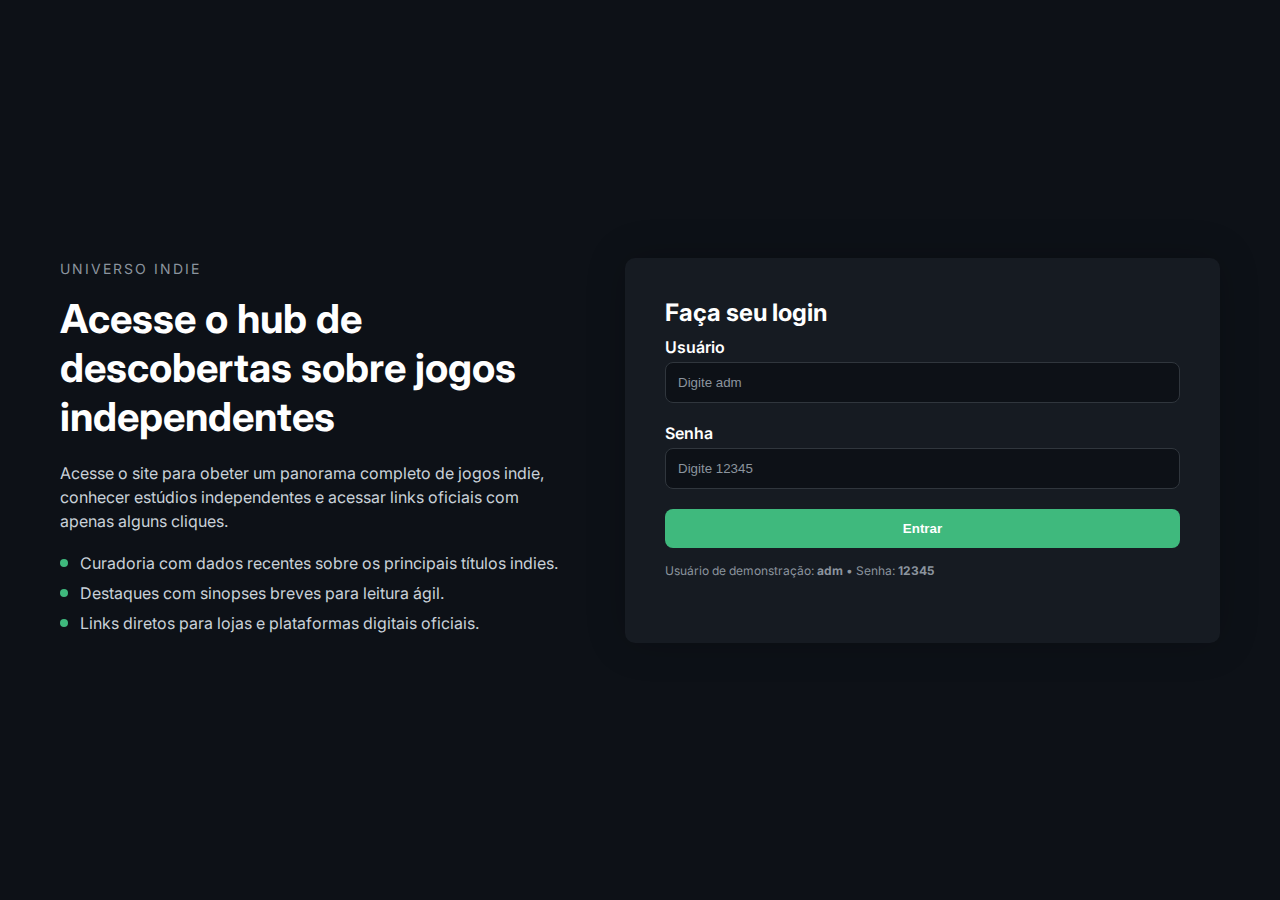
<file: index.html>
<!DOCTYPE html>
<html lang="pt-br">
<head>
    <meta charset="UTF-8">
    <meta name="viewport" content="width=device-width, initial-scale=1.0">
    <title>Login Universo Indie</title>
    <link rel="stylesheet" href="style.css">
    <link href="https://fonts.googleapis.com/css2?family=Inter:wght@400;600;700&display=swap" rel="stylesheet">
</head>
<body>
    <div class="container">
        <div class="info">
            <p class="subtitle">UNIVERSO INDIE</p>
            <h1>Acesse o hub de descobertas sobre jogos independentes</h1>
            <p>Acesse o site para obeter um panorama completo de jogos indie, conhecer estúdios independentes e acessar links oficiais com apenas alguns cliques.</p>
            <ul>
                <li>Curadoria com dados recentes sobre os principais títulos indies.</li>
                <li>Destaques com sinopses breves para leitura ágil.</li>
                <li>Links diretos para lojas e plataformas digitais oficiais.</li>
            </ul>
        </div>

        <div class="login-box">
            <h2>Faça seu login </h2>
            <form>
                <label for="username">Usuário</label>
                <input type="text" id="username" placeholder="Digite adm">
                
                <label for="password">Senha</label>
                <input type="password" id="password" placeholder="Digite 12345">
                
                <button type="submit">Entrar</button>
            </form>
              <p class="demo">Usuário de demonstração: <strong>adm</strong> • Senha: <strong>12345</strong></p>
            <p id="error-msg" style="color:#f85149; font-size: 14px; margin-top: 10px; display: none;"></p>
        </div>
    </div>

    <script>
    const form = document.querySelector('form');
    const usernameInput = document.getElementById('username');
    const passwordInput = document.getElementById('password');
    const errorMsg = document.getElementById('error-msg');

    form.addEventListener('submit', function(e) {
        e.preventDefault(); // previne envio do formulário

        const username = usernameInput.value.trim();
        const password = passwordInput.value.trim();

        if(username === "adm" && password === "12345") {
            errorMsg.style.display = "none";
            alert("Login bem-sucedido! Redirecionando...");
            // Redireciona para a página Home (troque "home.html" pelo seu arquivo real)
            window.location.href = "home.html";
        } else {
            errorMsg.textContent = "Usuário ou senha incorretos!";
            errorMsg.style.display = "block";
        }
    });
    </script>
</body>
</html>
</file>
<file: style.css>
* {
    margin: 0;
    padding: 0;
    box-sizing: border-box;
}

body {
    font-family: 'Inter', sans-serif;
    background-color: #0d1117;
    color: #ffffff;
    display: flex;
    justify-content: center;
    align-items: center;
    height: 100vh;
}

.container {
    display: flex;
    gap: 50px;
    max-width: 1200px;
    width: 100%;
    padding: 20px;
}

/* Lado da informação */
.info {
    flex: 1;
}

.info .subtitle {
    font-size: 14px;
    color: #8b949e;
    letter-spacing: 2px;
    margin-bottom: 15px;
}

.info h1 {
    font-size: 40px;
    margin-bottom: 20px;
}

.info p {
    font-size: 16px;
    color: #c9d1d9;
    margin-bottom: 20px;
    line-height: 1.5;
}

.info ul {
    list-style: none;
}

.info ul li {
    margin-bottom: 10px;
    position: relative;
    padding-left: 20px;
    color: #c9d1d9;
}

.info ul li::before {
    content: '';
    position: absolute;
    left: 0;
    top: 6px;
    width: 8px;
    height: 8px;
    background-color: #3fb97d;
    border-radius: 50%;
}

/* Caixa de login */
.login-box {
    flex: 1;
    background-color: #161b22;
    padding: 40px;
    border-radius: 10px;
    box-shadow: 0 0 40px rgba(0,0,0,0.2);
}

.login-box h2 {
    font-size: 24px;
    margin-bottom: 10px;
}

.login-box p {
    font-size: 14px;
    color: #8b949e;
    margin-bottom: 20px;
}

.login-box form {
    display: flex;
    flex-direction: column;
}

.login-box label {
    margin-bottom: 5px;
    font-weight: 600;
}

.login-box input {
    padding: 12px;
    margin-bottom: 20px;
    border: 1px solid #30363d;
    border-radius: 8px;
    background-color: #0d1117;
    color: #c9d1d9;
}

.login-box input::placeholder {
    color: #8b949e;
}

.login-box button {
    padding: 12px;
    background-color: #3fb97d;
    border: none;
    border-radius: 8px;
    color: white;
    font-weight: 600;
    cursor: pointer;
    transition: background-color 0.2s;
}

.login-box button:hover {
    background-color: #36a46c;
}

.login-box .demo {
    font-size: 12px;
    color: #8b949e;
    margin-top: 15px;
}
</file>
